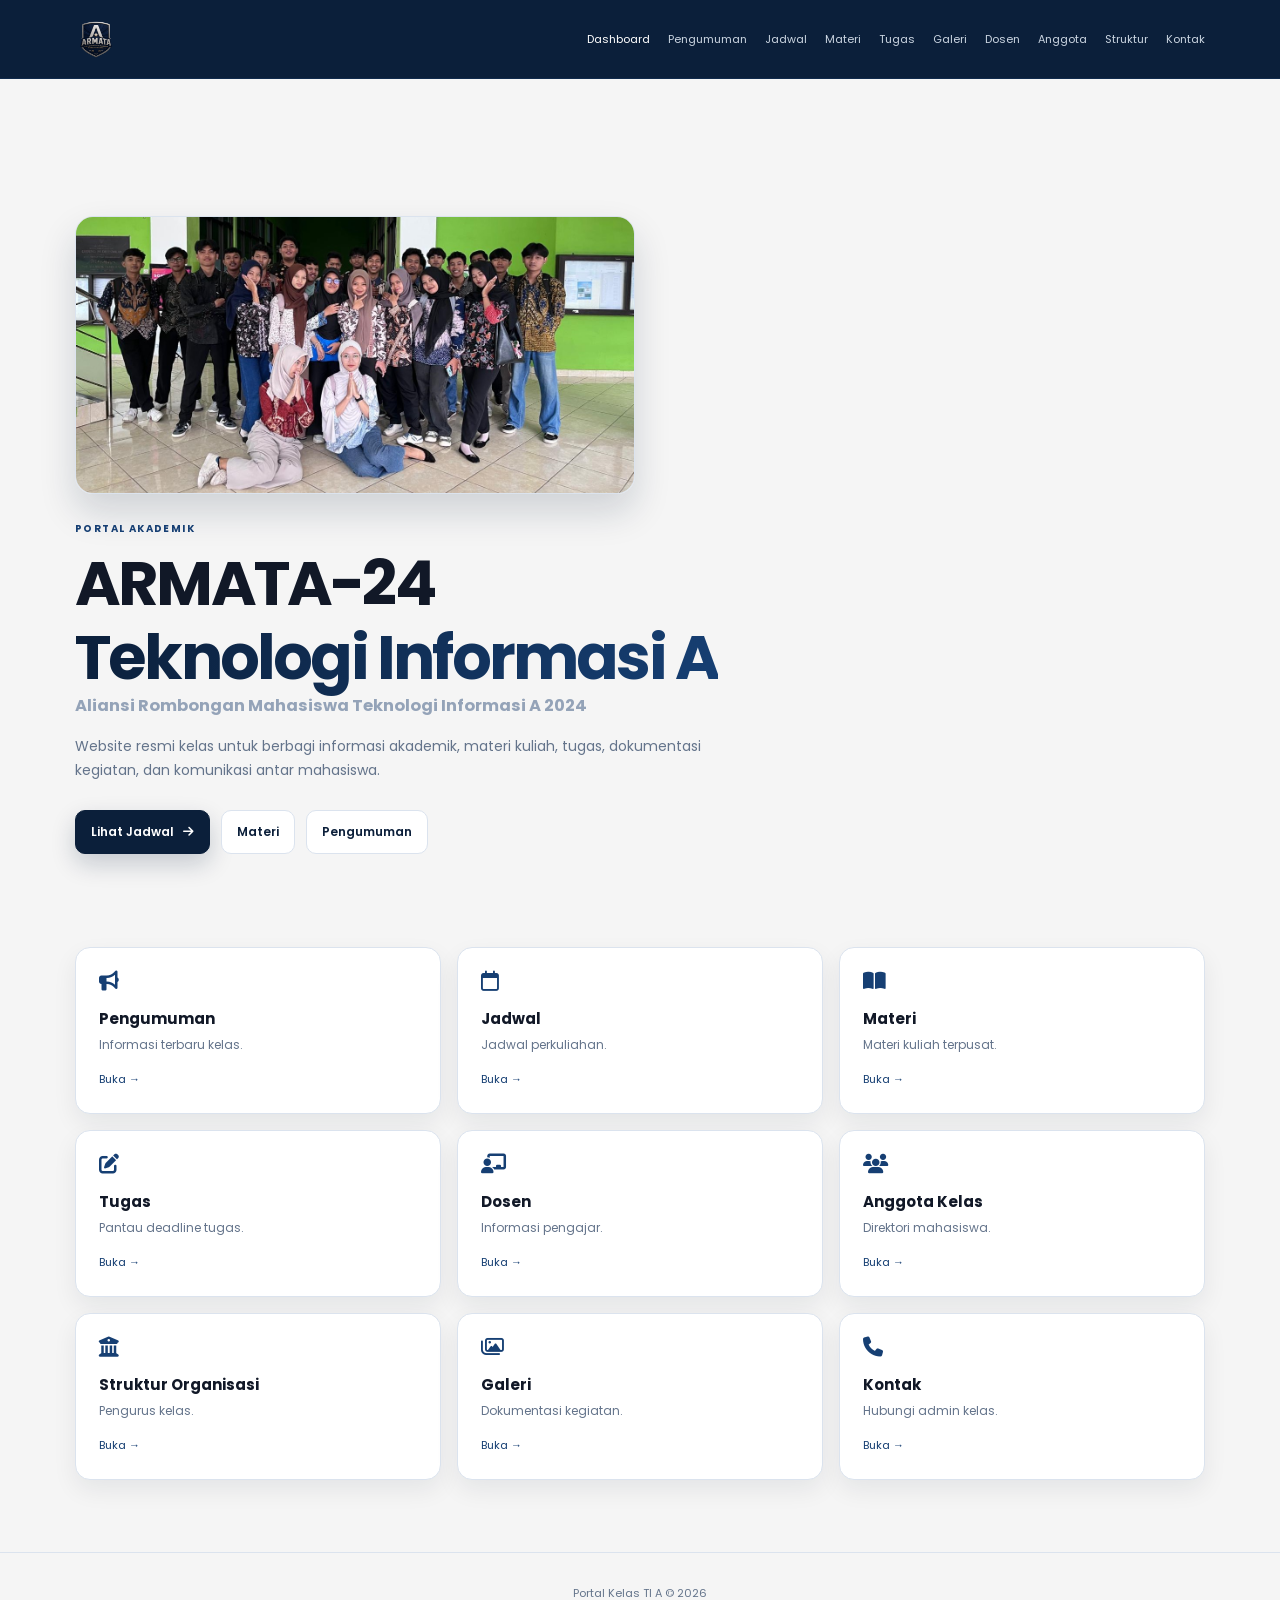
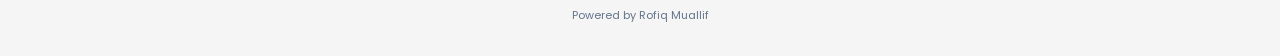
<file: kelas/index.html>
<!doctype html>
<html lang="id">
  <head>
    <meta charset="utf-8">
    <meta name="viewport" content="width=device-width,initial-scale=1">
    <meta name="description" content="Portal Kelas Teknologi Informasi A">
    <link rel="icon" type="image/png" href="../assets/images/armata.png">
    <title>
      Armata-24 
    </title>
    <link rel="preconnect" href="https://fonts.googleapis.com">
    <link href="https://fonts.googleapis.com/css2?family=Poppins:wght@400;500;600;700&display=swap" rel="stylesheet">
    <link rel="stylesheet" href="https://cdnjs.cloudflare.com/ajax/libs/font-awesome/6.7.2/css/all.min.css">
    <link rel="stylesheet" href="style.css">
  </head>
  <body>
    <header class="site-header">
      <nav class="nav container">
        <a class="nav-logo" href="index.html" aria-label="Beranda ARMATA-24">
          <img src="../assets/images/armata.png" alt="Logo ARMATA-24">
        </a>
        <button class="nav-toggle">
          Menu
        </button>
        <div class="links">
          <a class="active" href="index.html">
            Dashboard
          </a>
          <a href="pengumuman.html">
            Pengumuman
          </a>
          <a href="jadwal.html">
            Jadwal
          </a>
          <a href="materi.html">
            Materi
          </a>
          <a href="tugas.html">
            Tugas
          </a>
          <a href="galeri.html">
            Galeri
          </a>
          <a href="dosen.html">
            Dosen
          </a>
          <a href="anggota.html">
            Anggota
          </a>
          <a href="struktur.html">
            Struktur
          </a>
          <a href="kontak.html">
            Kontak
          </a>
        </div>
      </nav>
    </header>
    <main class="container">
      <section class="hero">
        <div class="brand-block">
          <img class="hero-photo" src="../assets/images/fotokelas.jpg" alt="Foto kelas ARMATA-24">
          <div class="brand-copy">
            <p class="eyebrow">
              Portal akademik
            </p>
            <h1 style="margin:0;">
              ARMATA-24
              <br>
              <span>
                Teknologi Informasi A
              </span>
            </h1>
            <h3 style="margin:0;color:#94a3b8;">
              Aliansi Rombongan Mahasiswa Teknologi Informasi A 2024
            </h3>
          </div>
        </div>
        <p class="intro">
          Website resmi kelas untuk berbagi informasi akademik, materi kuliah, tugas, dokumentasi kegiatan, dan komunikasi antar mahasiswa.
        </p>
        <div class="actions">
          <a class="button primary" href="jadwal.html">
            Lihat Jadwal
            <i class="fa-solid fa-arrow-right">
            </i>
          </a>
          <a class="button" href="materi.html">
            Materi
          </a>
          <a class="button" href="pengumuman.html">
            Pengumuman
          </a>
        </div>
      </section>
      <section class="grid">
        <article class="card">
          <i class="fa-solid fa-bullhorn">
          </i>
          <h3>
            Pengumuman
          </h3>
          <p>
            Informasi terbaru kelas.
          </p>
          <a href="pengumuman.html">
            Buka →
          </a>
        </article>
        <article class="card">
          <i class="fa-regular fa-calendar">
          </i>
          <h3>
            Jadwal
          </h3>
          <p>
            Jadwal perkuliahan.
          </p>
          <a href="jadwal.html">
            Buka →
          </a>
        </article>
        <article class="card">
          <i class="fa-solid fa-book-open">
          </i>
          <h3>
            Materi
          </h3>
          <p>
            Materi kuliah terpusat.
          </p>
          <a href="materi.html">
            Buka →
          </a>
        </article>
        <article class="card">
          <i class="fa-solid fa-pen-to-square">
          </i>
          <h3>
            Tugas
          </h3>
          <p>
            Pantau deadline tugas.
          </p>
          <a href="tugas.html">
            Buka →
          </a>
        </article>
        <article class="card">
          <i class="fa-solid fa-chalkboard-user">
          </i>
          <h3>
            Dosen
          </h3>
          <p>
            Informasi pengajar.
          </p>
          <a href="dosen.html">
            Buka →
          </a>
        </article>
        <article class="card">
          <i class="fa-solid fa-users">
          </i>
          <h3>
            Anggota Kelas
          </h3>
          <p>
            Direktori mahasiswa.
          </p>
          <a href="anggota.html">
            Buka →
          </a>
        </article>
        <article class="card">
          <i class="fa-solid fa-building-columns">
          </i>
          <h3>
            Struktur Organisasi
          </h3>
          <p>
            Pengurus kelas.
          </p>
          <a href="struktur.html">
            Buka →
          </a>
        </article>
        <article class="card">
          <i class="fa-regular fa-images">
          </i>
          <h3>
            Galeri
          </h3>
          <p>
            Dokumentasi kegiatan.
          </p>
          <a href="galeri.html">
            Buka →
          </a>
        </article>
        <article class="card">
          <i class="fa-solid fa-phone">
          </i>
          <h3>
            Kontak
          </h3>
          <p>
            Hubungi admin kelas.
          </p>
          <a href="kontak.html">
            Buka →
          </a>
        </article>
      </section>
    </main>
    <footer class="footer">
      <p>
        Portal Kelas TI A © 2026
      </p>
      <p>
        Powered by Rofiq Muallif
      </p>
    </footer>
    <script src="script.js">
    </script>
  </body>
</html>
</file>
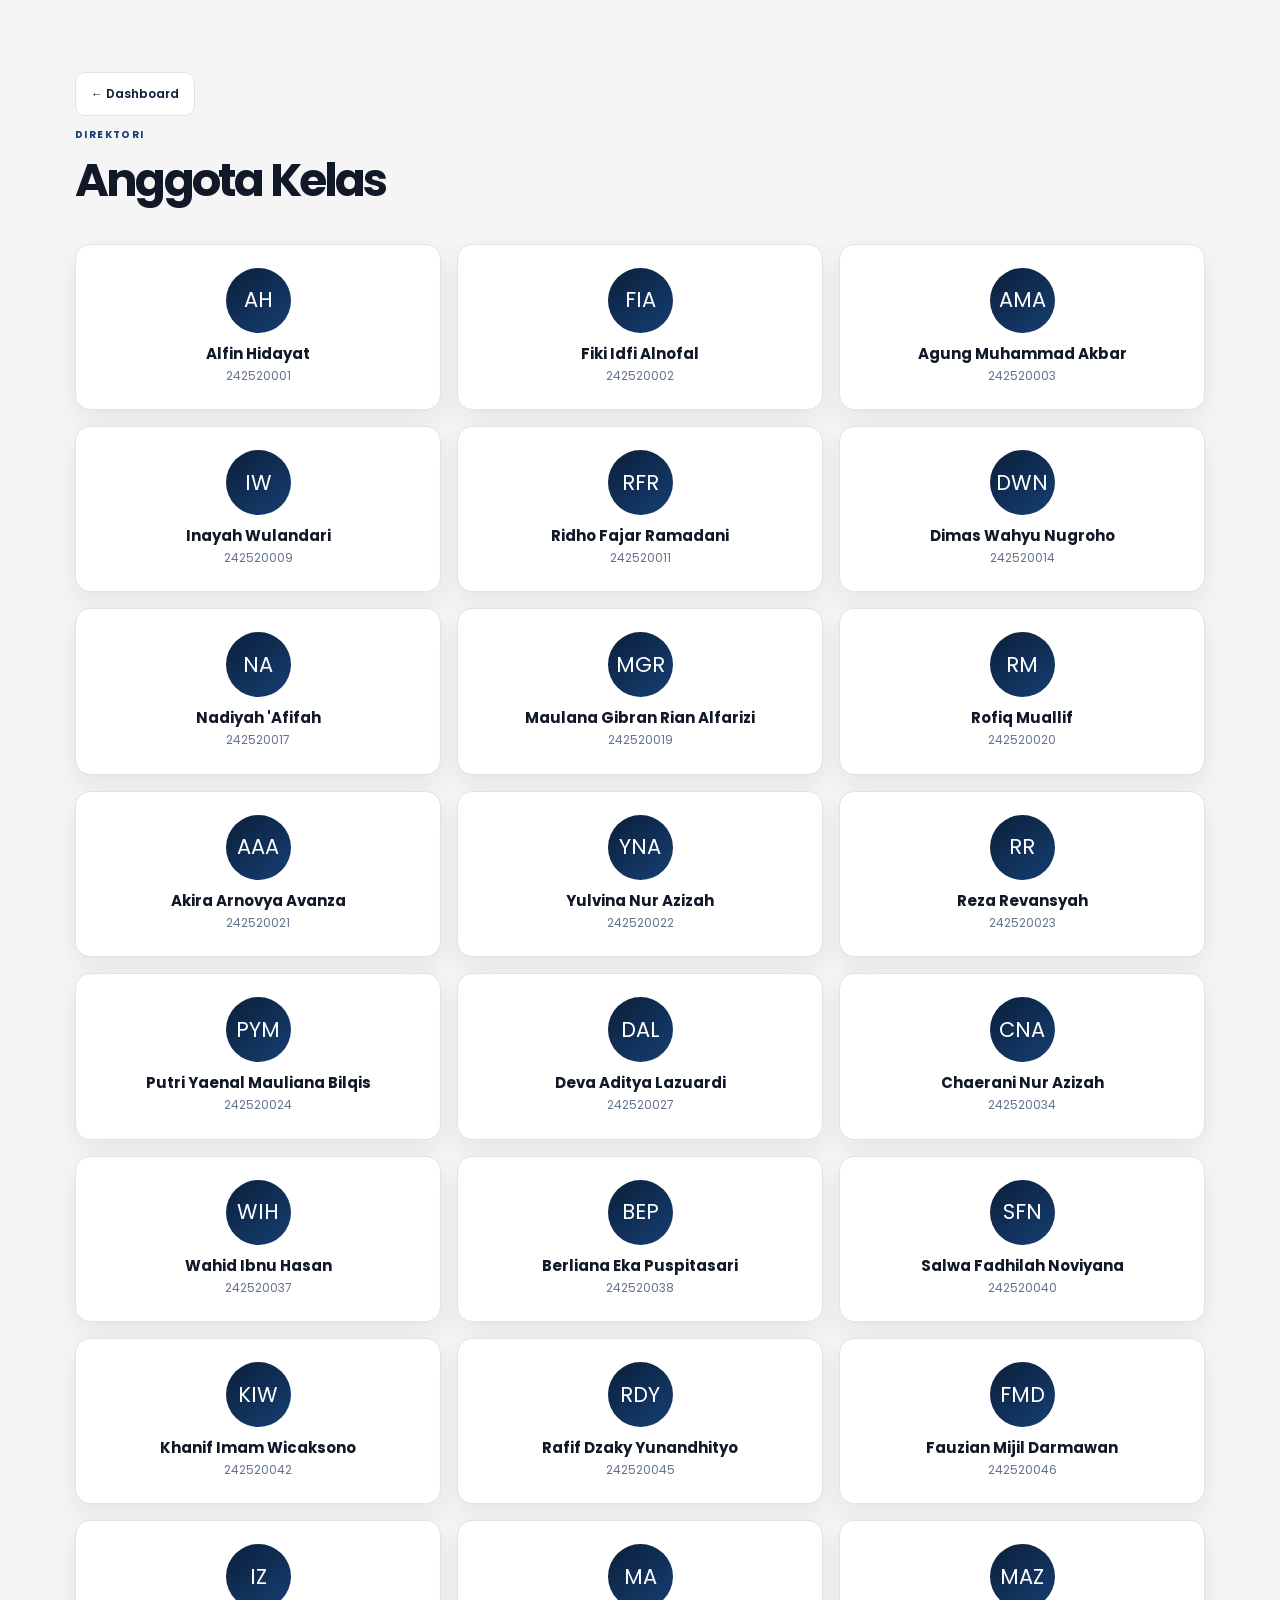
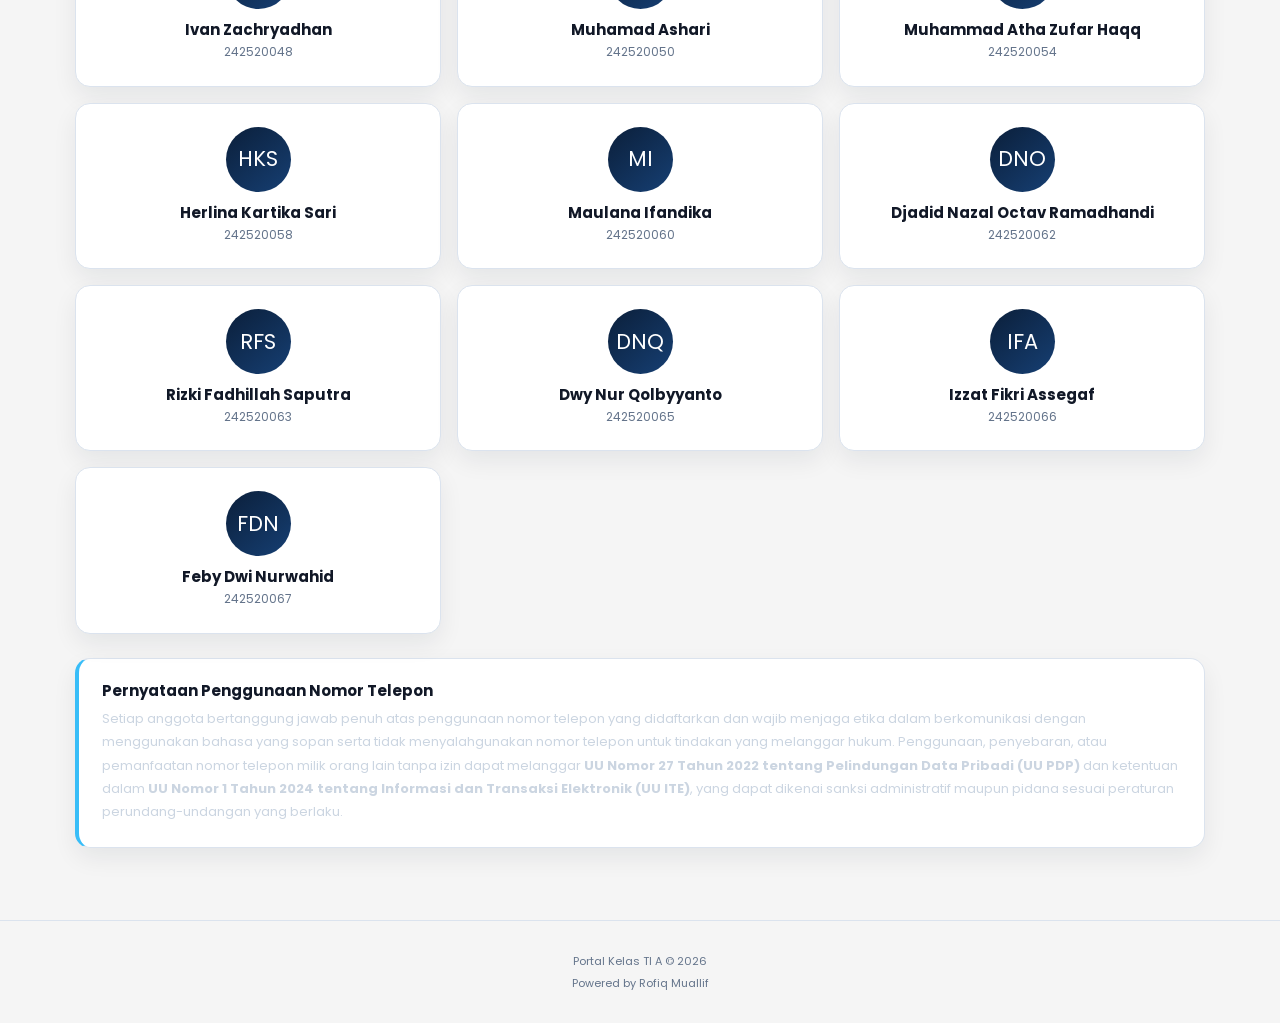
<file: kelas/anggota.html>
<!doctype html>
<html lang="id">
  <head>
    <meta charset="utf-8">
    <meta name="viewport" content="width=device-width,initial-scale=1">
    <title>
      Anggota | Portal Kelas
    </title>
    <link href="https://fonts.googleapis.com/css2?family=Poppins:wght@400;600;700&display=swap" rel="stylesheet">
    <link rel="stylesheet" href="style.css">
  </head>
  <body>
    <main class="container">
      <section class="page-heading">
        <a class="button" href="index.html">
          ← Dashboard
        </a>
        <p class="eyebrow">
          Direktori
        </p>
        <h1>
          Anggota Kelas
        </h1>
      </section>
      <div class="grid">
        <article class="card person">
          <div class="avatar">AH</div>
          <h3>Alfin Hidayat</h3>
          <p>242520001</p>
        </article>
        <article class="card person">
          <div class="avatar">FIA</div>
          <h3>Fiki Idfi Alnofal</h3>
          <p>242520002</p>
        </article>
        <article class="card person">
          <div class="avatar">AMA</div>
          <h3>Agung Muhammad Akbar</h3>
          <p>242520003</p>
        </article>
        <article class="card person">
          <div class="avatar">IW</div>
          <h3>Inayah Wulandari</h3>
          <p>242520009</p>
        </article>
        <article class="card person">
          <div class="avatar">RFR</div>
          <h3>Ridho Fajar Ramadani</h3>
          <p>242520011</p>
        </article>
        <article class="card person">
          <div class="avatar">DWN</div>
          <h3>Dimas Wahyu Nugroho</h3>
          <p>242520014</p>
        </article>
        <article class="card person">
          <div class="avatar">NA</div>
          <h3>Nadiyah 'Afifah</h3>
          <p>242520017</p>
        </article>
        <article class="card person">
          <div class="avatar">MGR</div>
          <h3>Maulana Gibran Rian Alfarizi</h3>
          <p>242520019</p>
        </article>
        <article class="card person">
          <div class="avatar">RM</div>
          <h3>Rofiq Muallif</h3>
          <p>242520020</p>
        </article>
        <article class="card person">
          <div class="avatar">AAA</div>
          <h3>Akira Arnovya Avanza</h3>
          <p>242520021</p>
        </article>
        <article class="card person">
          <div class="avatar">YNA</div>
          <h3>Yulvina Nur Azizah</h3>
          <p>242520022</p>
        </article>
        <article class="card person">
          <div class="avatar">RR</div>
          <h3>Reza Revansyah</h3>
          <p>242520023</p>
        </article>
        <article class="card person">
          <div class="avatar">PYM</div>
          <h3>Putri Yaenal Mauliana Bilqis</h3>
          <p>242520024</p>
        </article>
        <article class="card person">
          <div class="avatar">DAL</div>
          <h3>Deva Aditya Lazuardi</h3>
          <p>242520027</p>
        </article>
        <article class="card person">
          <div class="avatar">CNA</div>
          <h3>Chaerani Nur Azizah</h3>
          <p>242520034</p>
        </article>
        <article class="card person">
          <div class="avatar">WIH</div>
          <h3>Wahid Ibnu Hasan</h3>
          <p>242520037</p>
        </article>
        <article class="card person">
          <div class="avatar">BEP</div>
          <h3>Berliana Eka Puspitasari</h3>
          <p>242520038</p>
        </article>
        <article class="card person">
          <div class="avatar">SFN</div>
          <h3>Salwa Fadhilah Noviyana</h3>
          <p>242520040</p>
        </article>
        <article class="card person">
          <div class="avatar">KIW</div>
          <h3>Khanif Imam Wicaksono</h3>
          <p>242520042</p>
        </article>
        <article class="card person">
          <div class="avatar">RDY</div>
          <h3>Rafif Dzaky Yunandhityo</h3>
          <p>242520045</p>
        </article>
        <article class="card person">
          <div class="avatar">FMD</div>
          <h3>Fauzian Mijil Darmawan</h3>
          <p>242520046</p>
        </article>
        <article class="card person">
          <div class="avatar">IZ</div>
          <h3>Ivan Zachryadhan</h3>
          <p>242520048</p>
        </article>
        <article class="card person">
          <div class="avatar">MA</div>
          <h3>Muhamad Ashari</h3>
          <p>242520050</p>
        </article>
        <article class="card person">
          <div class="avatar">MAZ</div>
          <h3>Muhammad Atha Zufar Haqq</h3>
          <p>242520054</p>
        </article>
        <article class="card person">
          <div class="avatar">HKS</div>
          <h3>Herlina Kartika Sari</h3>
          <p>242520058</p>
        </article>
        <article class="card person">
          <div class="avatar">MI</div>
          <h3>Maulana Ifandika</h3>
          <p>242520060</p>
        </article>
        <article class="card person">
          <div class="avatar">DNO</div>
          <h3>Djadid Nazal Octav Ramadhandi</h3>
          <p>242520062</p>
        </article>
        <article class="card person">
          <div class="avatar">RFS</div>
          <h3>Rizki Fadhillah Saputra</h3>
          <p>242520063</p>
        </article>
        <article class="card person">
          <div class="avatar">DNQ</div>
          <h3>Dwy Nur Qolbyyanto</h3>
          <p>242520065</p>
        </article>
        <article class="card person">
          <div class="avatar">IFA</div>
          <h3>Izzat Fikri Assegaf</h3>
          <p>242520066</p>
        </article>
        <article class="card person">
          <div class="avatar">FDN</div>
          <h3>Feby Dwi Nurwahid</h3>
          <p>242520067</p>
        </article>
      </div>
      <section class="card" style="margin-top:24px; border-left:4px solid #38bdf8;">
        <h3 style="margin-top:0;">Pernyataan Penggunaan Nomor Telepon</h3>
        <p style="margin:0; color:#cbd5e1; font-size:13px; line-height:1.8;">
          Setiap anggota bertanggung jawab penuh atas penggunaan nomor telepon yang didaftarkan dan wajib menjaga etika dalam berkomunikasi dengan menggunakan bahasa yang sopan serta tidak menyalahgunakan nomor telepon untuk tindakan yang melanggar hukum. Penggunaan, penyebaran, atau pemanfaatan nomor telepon milik orang lain tanpa izin dapat melanggar <strong>UU Nomor 27 Tahun 2022 tentang Pelindungan Data Pribadi (UU PDP)</strong> dan ketentuan dalam <strong>UU Nomor 1 Tahun 2024 tentang Informasi dan Transaksi Elektronik (UU ITE)</strong>, yang dapat dikenai sanksi administratif maupun pidana sesuai peraturan perundang-undangan yang berlaku.
        </p>
      </section>
    </main>
    <footer class="footer">
      <p>
        Portal Kelas TI A © 2026
      </p>
      <p>
        Powered by Rofiq Muallif
      </p>
    </footer>
  </body>
</html>
</file>
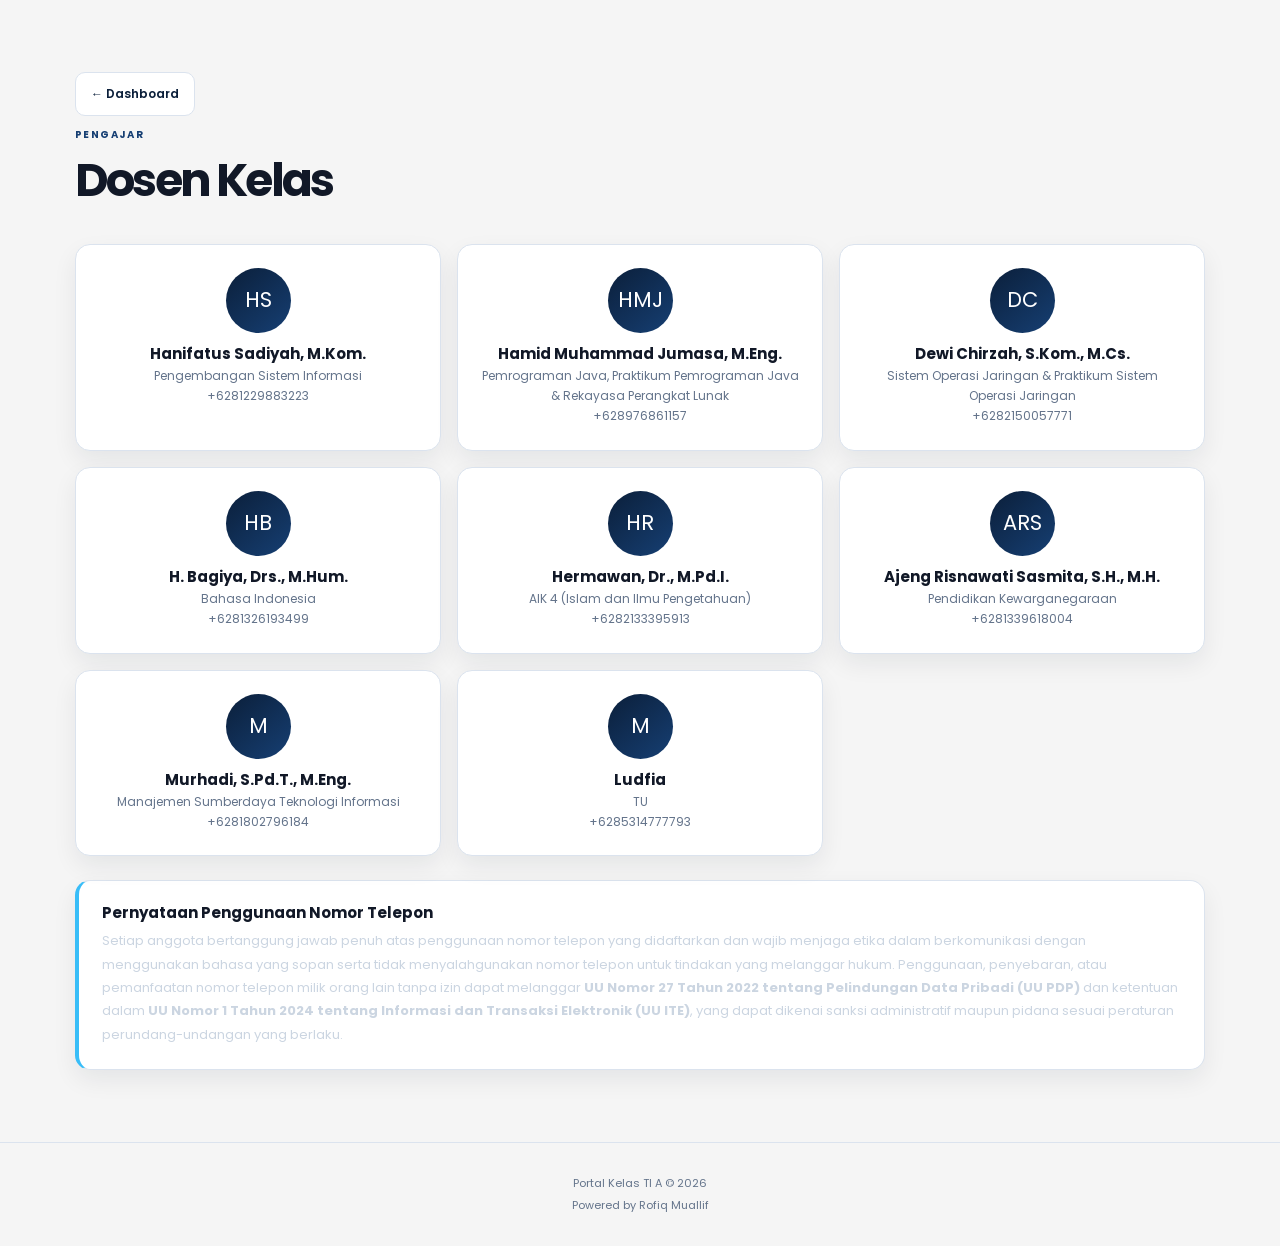
<file: kelas/dosen.html>
<!doctype html>
<html lang="id">
  <head>
    <meta charset="utf-8">
    <meta name="viewport" content="width=device-width,initial-scale=1">
    <title>
      Dosen | Portal Kelas
    </title>
    <link href="https://fonts.googleapis.com/css2?family=Poppins:wght@400;600;700&display=swap" rel="stylesheet">
    <link rel="stylesheet" href="style.css">
  </head>
  <body>
    <main class="container">
      <section class="page-heading">
        <a class="button" href="index.html">
          ← Dashboard
        </a>
        <p class="eyebrow">
          Pengajar
        </p>
        <h1>
          Dosen Kelas
        </h1>
      </section>
      <div class="grid">

        <article class="card person">
          <div class="avatar">
            HS
          </div>
          <h3>
            Hanifatus Sadiyah, M.Kom.
          </h3>
          <p>
            Pengembangan Sistem Informasi
            <br>
            +6281229883223
          </p>
        </article>

        <article class="card person">
          <div class="avatar">
            HMJ
          </div>
          <h3>
            Hamid Muhammad Jumasa, M.Eng.
          </h3>
          <p>
            Pemrograman Java, Praktikum Pemrograman Java &amp; Rekayasa Perangkat Lunak
            <br>
            +628976861157
          </p>
        </article>

        <article class="card person">
          <div class="avatar">
            DC
          </div>
          <h3>
            Dewi Chirzah, S.Kom., M.Cs.
          </h3>
          <p>
            Sistem Operasi Jaringan &amp; Praktikum Sistem Operasi Jaringan
            <br>
            +6282150057771
          </p>
        </article>

        <article class="card person">
          <div class="avatar">
            HB
          </div>
          <h3>
            H. Bagiya, Drs., M.Hum.
          </h3>
          <p>
            Bahasa Indonesia
            <br>
            +6281326193499
          </p>
        </article>

        <article class="card person">
          <div class="avatar">
            HR
          </div>
          <h3>
            Hermawan, Dr., M.Pd.I.
          </h3>
          <p>
            AIK 4 (Islam dan Ilmu Pengetahuan)
            <br>
            +6282133395913
          </p>
        </article>

        <article class="card person">
          <div class="avatar">
            ARS
          </div>
          <h3>
            Ajeng Risnawati Sasmita, S.H., M.H.
          </h3>
          <p>
            Pendidikan Kewarganegaraan
            <br>
            +6281339618004
          </p>
        </article>

        <article class="card person">
          <div class="avatar">
            M
          </div>
          <h3>
            Murhadi, S.Pd.T., M.Eng.
          </h3>
          <p>
            Manajemen Sumberdaya Teknologi Informasi
            <br>
            +6281802796184
          </p>
        </article>

        <article class="card person">
          <div class="avatar">
            M
          </div>
          <h3>
            Ludfia
          </h3>
          <p>
            TU
            <br>
            +6285314777793
          </p>
        </article>

      </div>
      <section class="card" style="margin-top:24px; border-left:4px solid #38bdf8;">
        <h3 style="margin-top:0;">Pernyataan Penggunaan Nomor Telepon</h3>
        <p style="margin:0; color:#cbd5e1; font-size:13px; line-height:1.8;">
          Setiap anggota bertanggung jawab penuh atas penggunaan nomor telepon yang didaftarkan dan wajib menjaga etika dalam berkomunikasi dengan menggunakan bahasa yang sopan serta tidak menyalahgunakan nomor telepon untuk tindakan yang melanggar hukum. Penggunaan, penyebaran, atau pemanfaatan nomor telepon milik orang lain tanpa izin dapat melanggar <strong>UU Nomor 27 Tahun 2022 tentang Pelindungan Data Pribadi (UU PDP)</strong> dan ketentuan dalam <strong>UU Nomor 1 Tahun 2024 tentang Informasi dan Transaksi Elektronik (UU ITE)</strong>, yang dapat dikenai sanksi administratif maupun pidana sesuai peraturan perundang-undangan yang berlaku.
        </p>
      </section>
    </main>

    <footer class="footer">
      <p>
        Portal Kelas TI A © 2026
      </p>
      <p>
        Powered by Rofiq Muallif
      </p>
    </footer>
  </body>
</html>
</file>
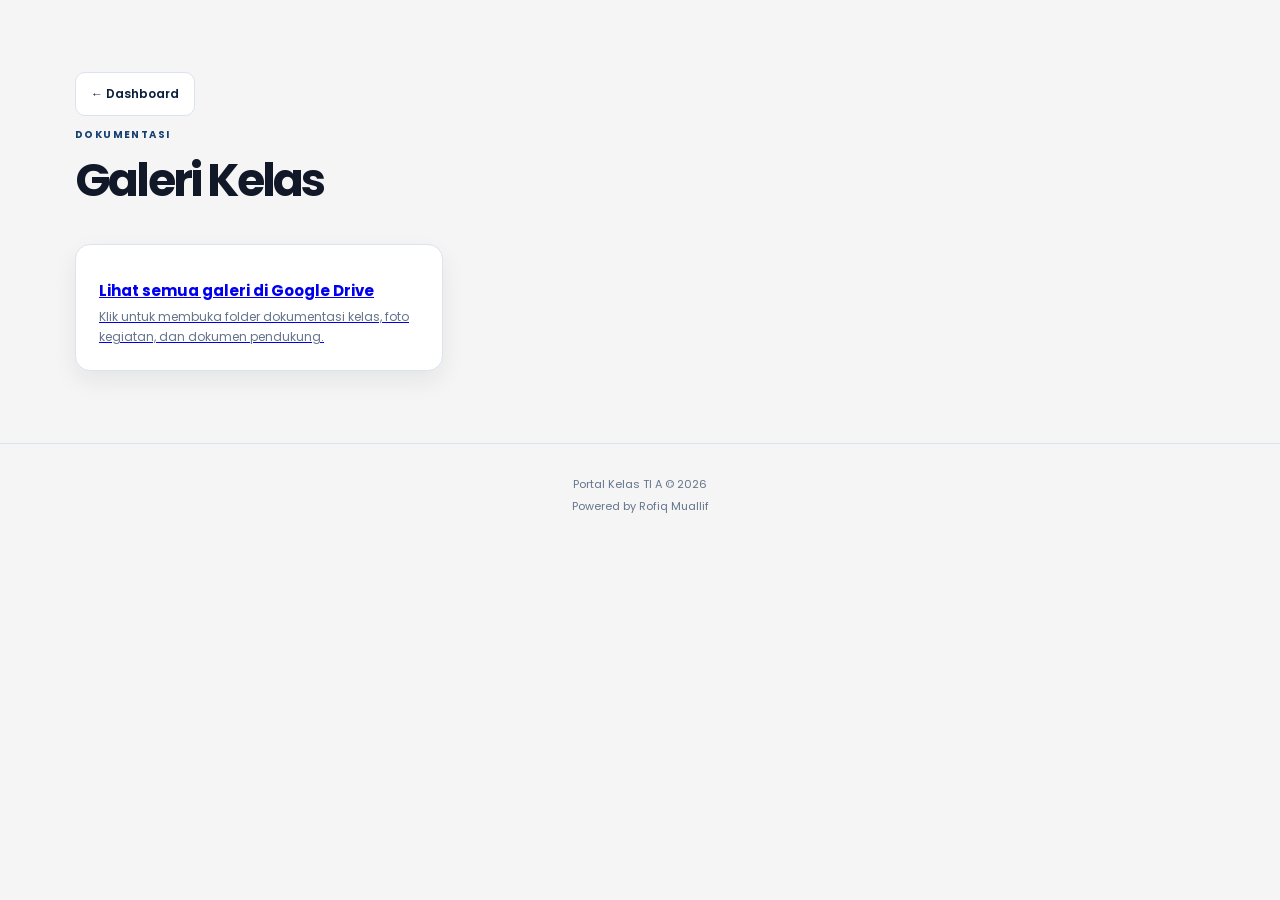
<file: kelas/galeri.html>
<!doctype html>
<html lang="id">
  <head>
    <meta charset="utf-8">
    <meta name="viewport" content="width=device-width,initial-scale=1">
    <title>
      Galeri | Portal Kelas
    </title>
    <link href="https://fonts.googleapis.com/css2?family=Poppins:wght@400;600;700&display=swap" rel="stylesheet">
    <link rel="stylesheet" href="style.css">
  </head>
  <body>
    <main class="container">
      <section class="page-heading">
        <a class="button" href="index.html">
          ← Dashboard
        </a>
        <p class="eyebrow">
          Dokumentasi
        </p>
        <h1>
          Galeri Kelas
        </h1>
      </section>
      <div class="gallery">
        <a class="card" href="https://drive.google.com/drive/folders/1MuYyANJWrYXbpWmt8yl0p8VnR3lWAYJ8?usp=sharing" target="_blank" rel="noopener noreferrer">
          <h3>
            Lihat semua galeri di Google Drive
          </h3>
          <p>
            Klik untuk membuka folder dokumentasi kelas, foto kegiatan, dan dokumen pendukung.
          </p>
        </a>
      </div>
    </main>
    <footer class="footer">
      <p>
        Portal Kelas TI A © 2026
      </p>
      <p>
        Powered by Rofiq Muallif
      </p>
    </footer>
  </body>
</html>
</file>
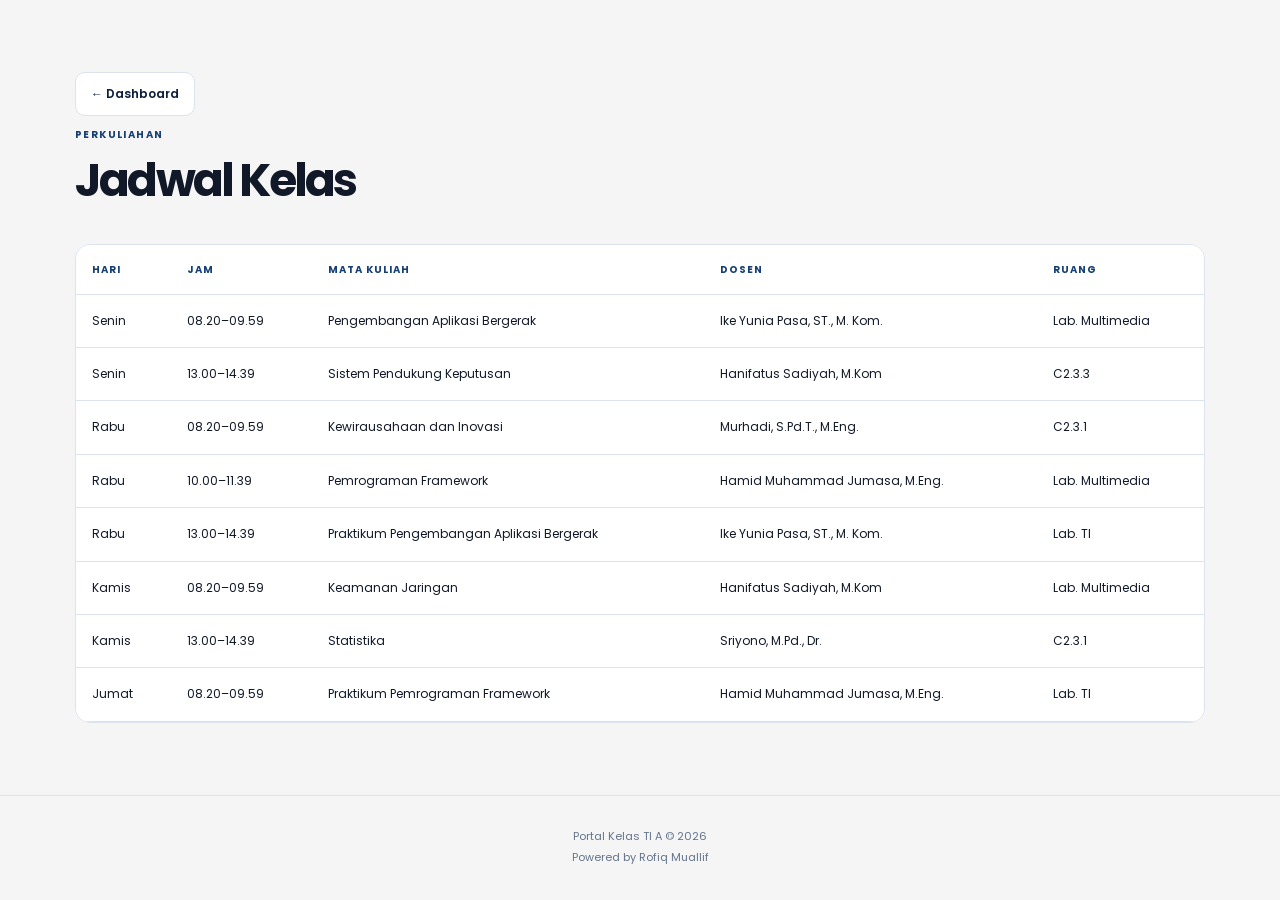
<file: kelas/jadwal.html>
<!doctype html>
<html lang="id">
  <head>
    <meta charset="utf-8">
    <meta name="viewport" content="width=device-width,initial-scale=1">
    <title>
      Jadwal | Portal Kelas
    </title>
    <link href="https://fonts.googleapis.com/css2?family=Poppins:wght@400;600;700&display=swap" rel="stylesheet">
    <link rel="stylesheet" href="style.css">
  </head>

  <body>
    <main class="container">

      <section class="page-heading">
        <a class="button" href="index.html">
          ← Dashboard
        </a>

        <p class="eyebrow">
          Perkuliahan
        </p>

        <h1>
          Jadwal Kelas
        </h1>
      </section>

      <div class="table-wrap">
        <table class="schedule">

          <thead>
            <tr>
              <th>
                Hari
              </th>
              <th>
                Jam
              </th>
              <th>
                Mata Kuliah
              </th>
              <th>
                Dosen
              </th>
              <th>
                Ruang
              </th>
            </tr>
          </thead>

          <tbody>

            <!-- SENIN -->

            <tr>
              <td>
                Senin
              </td>
              <td>
                08.20–09.59
              </td>
              <td>
                Pengembangan Aplikasi Bergerak
              </td>
              <td>
                Ike Yunia Pasa, ST., M. Kom.
              </td>
              <td>
                Lab. Multimedia
              </td>
            </tr>

            <tr>
              <td>
                Senin
              </td>
              <td>
                13.00–14.39
              </td>
              <td>
                Sistem Pendukung Keputusan
              </td>
              <td>
                Hanifatus Sadiyah, M.Kom
              </td>
              <td>
                C2.3.3
              </td>
            </tr>

            <!-- RABU -->

            <tr>
              <td>
                Rabu
              </td>
              <td>
                08.20–09.59
              </td>
              <td>
                Kewirausahaan dan Inovasi
              </td>
              <td>
                Murhadi, S.Pd.T., M.Eng.
              </td>
              <td>
                C2.3.1
              </td>
            </tr>

            <tr>
              <td>
                Rabu
              </td>
              <td>
                10.00–11.39
              </td>
              <td>
                Pemrograman Framework
              </td>
              <td>
                Hamid Muhammad Jumasa, M.Eng.
              </td>
              <td>
                Lab. Multimedia
              </td>
            </tr>

            <tr>
              <td>
                Rabu
              </td>
              <td>
                13.00–14.39
              </td>
              <td>
                Praktikum Pengembangan Aplikasi Bergerak
              </td>
              <td>
                Ike Yunia Pasa, ST., M. Kom.
              </td>
              <td>
                Lab. TI
              </td>
            </tr>

            <!-- KAMIS -->

            <tr>
              <td>
                Kamis
              </td>
              <td>
                08.20–09.59
              </td>
              <td>
                Keamanan Jaringan
              </td>
              <td>
                Hanifatus Sadiyah, M.Kom
              </td>
              <td>
                Lab. Multimedia
              </td>
            </tr>

            <tr>
              <td>
                Kamis
              </td>
              <td>
                13.00–14.39
              </td>
              <td>
                Statistika
              </td>
              <td>
                Sriyono, M.Pd., Dr.
              </td>
              <td>
                C2.3.1
              </td>
            </tr>

            <!-- JUMAT -->

            <tr>
              <td>
                Jumat
              </td>
              <td>
                08.20–09.59
              </td>
              <td>
                Praktikum Pemrograman Framework
              </td>
              <td>
                Hamid Muhammad Jumasa, M.Eng.
              </td>
              <td>
                Lab. TI
              </td>
            </tr>

          </tbody>
        </table>
      </div>

    </main>

    <footer class="footer">
      <p>
        Portal Kelas TI A © 2026
      </p>

      <p>
        Powered by Rofiq Muallif
      </p>
    </footer>

  </body>
</html>
</file>
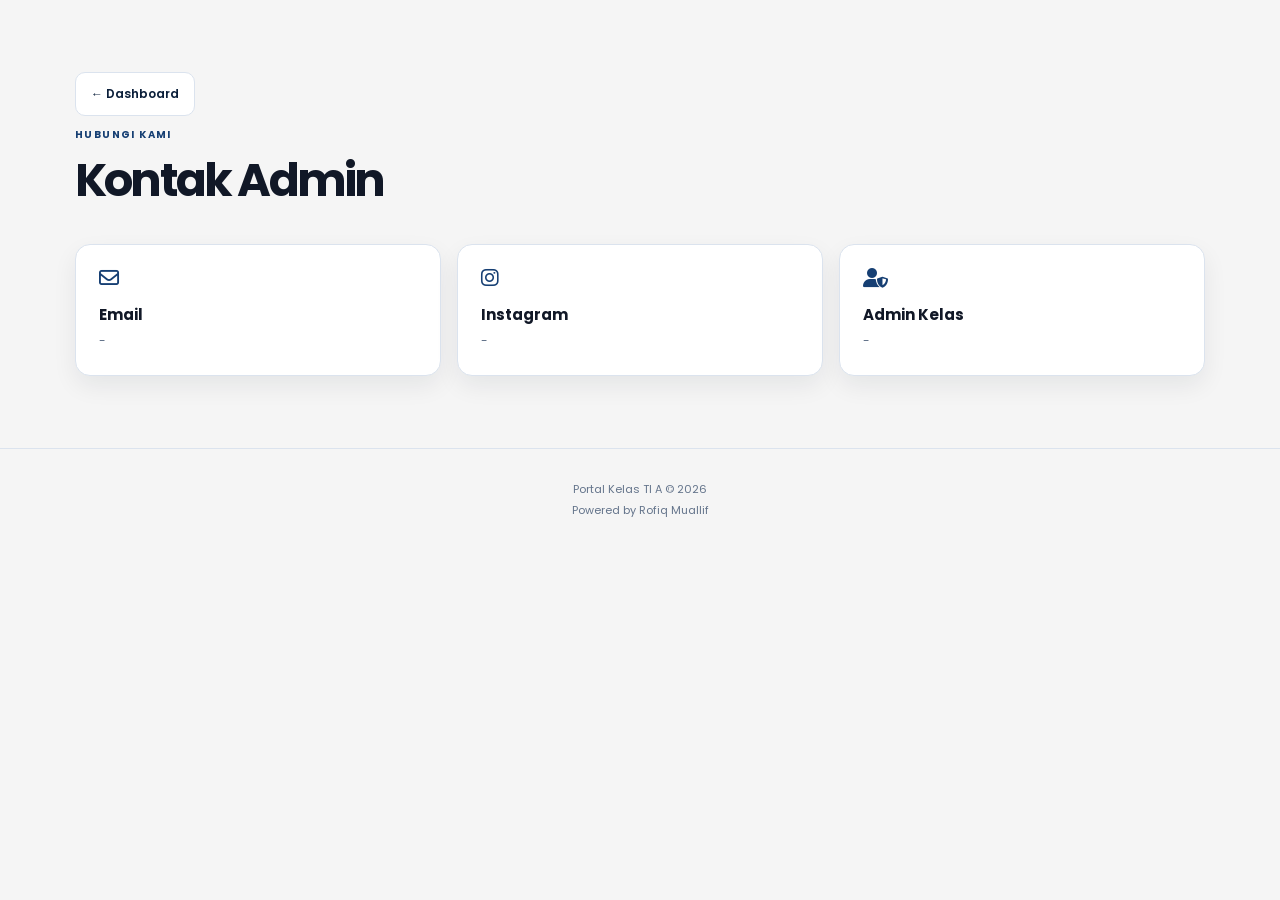
<file: kelas/kontak.html>
<!doctype html>
<html lang="id">
  <head>
    <meta charset="utf-8">
    <meta name="viewport" content="width=device-width,initial-scale=1">
    <title>
      Kontak | Portal Kelas
    </title>
    <link href="https://fonts.googleapis.com/css2?family=Poppins:wght@400;600;700&display=swap" rel="stylesheet">
    <link rel="stylesheet" href="https://cdnjs.cloudflare.com/ajax/libs/font-awesome/6.7.2/css/all.min.css">
    <link rel="stylesheet" href="style.css">
  </head>
  <body>
    <main class="container">
      <section class="page-heading">
        <a class="button" href="index.html">
          ← Dashboard
        </a>
        <p class="eyebrow">
          Hubungi kami
        </p>
        <h1>
          Kontak Admin
        </h1>
      </section>
      <div class="grid">
        <article class="card">
          <i class="fa-regular fa-envelope">
          </i>
          <h3>
            Email
          </h3>
          <p>
            -
          </p>
        </article>
        <article class="card">
          <i class="fa-brands fa-instagram">
          </i>
          <h3>
            Instagram
          </h3>
          <p>
            -
          </p>
        </article>
        <article class="card">
          <i class="fa-solid fa-user-shield">
          </i>
          <h3>
            Admin Kelas
          </h3>
          <p>
            -
          </p>
        </article>
      </div>
    </main>
    <footer class="footer">
      <p>
        Portal Kelas TI A © 2026
      </p>
      <p>
        Powered by Rofiq Muallif
      </p>
    </footer>
  </body>
</html>
</file>
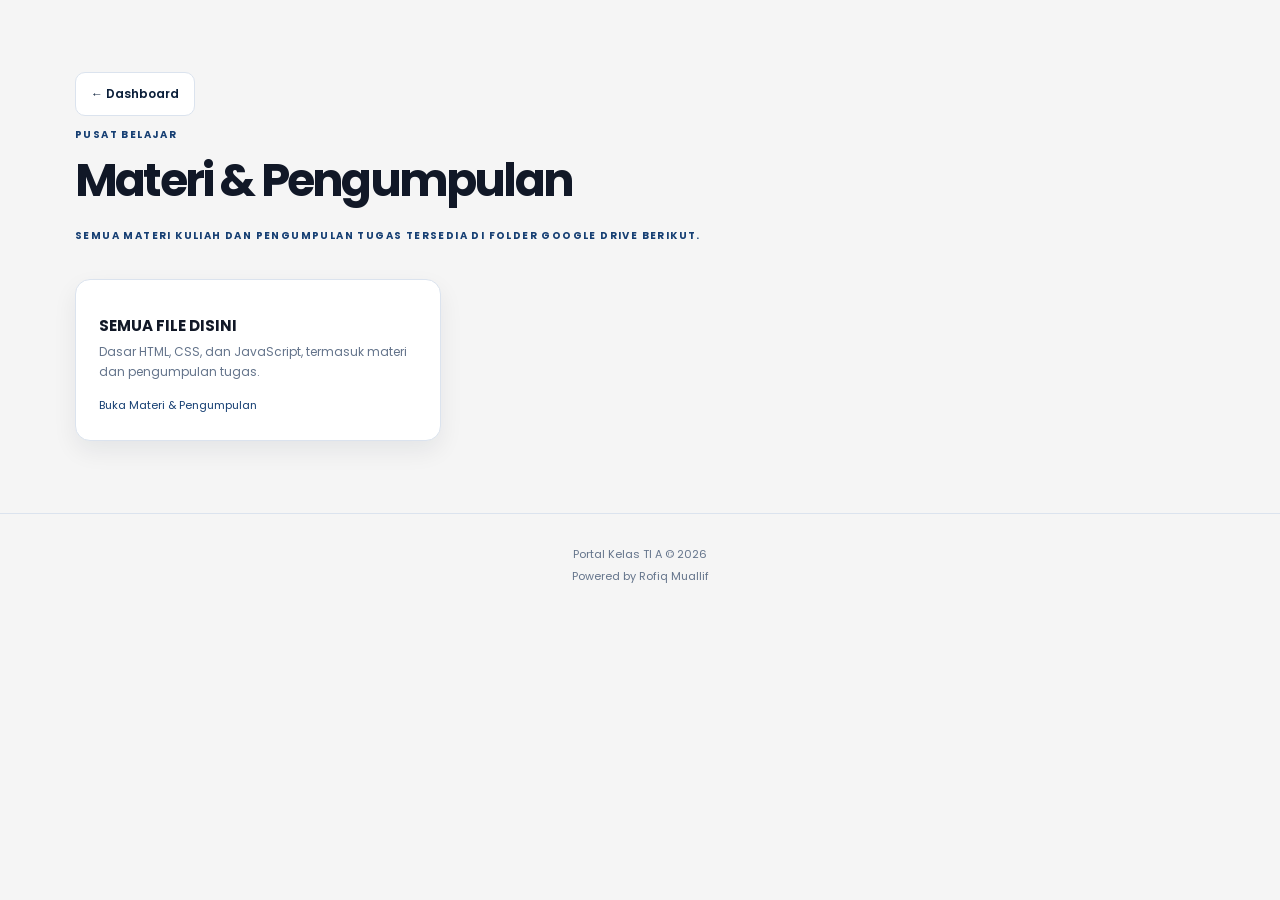
<file: kelas/materi.html>
<!doctype html>
<html lang="id">
  <head>
    <meta charset="utf-8">
    <meta name="viewport" content="width=device-width,initial-scale=1">
    <title>
      Materi | Portal Kelas
    </title>
    <link href="https://fonts.googleapis.com/css2?family=Poppins:wght@400;600;700&display=swap" rel="stylesheet">
    <link rel="stylesheet" href="style.css">
  </head>
  <body>
    <main class="container">
      <section class="page-heading">
        <a class="button" href="index.html">
          ← Dashboard
        </a>
        <p class="eyebrow">
          Pusat belajar
        </p>
        <h1>
          Materi & Pengumpulan
        </h1>
        <p class="eyebrow">
          Semua materi kuliah dan pengumpulan tugas tersedia di folder Google Drive berikut.
        </p>
      </section>
      <div class="grid">


        <article class="card">
          <h3>
            SEMUA FILE DISINI
          </h3>
          <p>
            Dasar HTML, CSS, dan JavaScript, termasuk materi dan pengumpulan tugas.
          </p>
          <a href="https://drive.google.com/drive/folders/14vFk4irKdD3J1mh3FdA2gmhq9bTUldvH?usp=sharing" target="_blank" rel="noopener noreferrer">
            Buka Materi & Pengumpulan
          </a>
        </article>
       


      </div>
    </main>
    <footer class="footer">
      <p>
        Portal Kelas TI A © 2026
      </p>
      <p>
        Powered by Rofiq Muallif
      </p>
    </footer>
  </body>
</html>
</file>
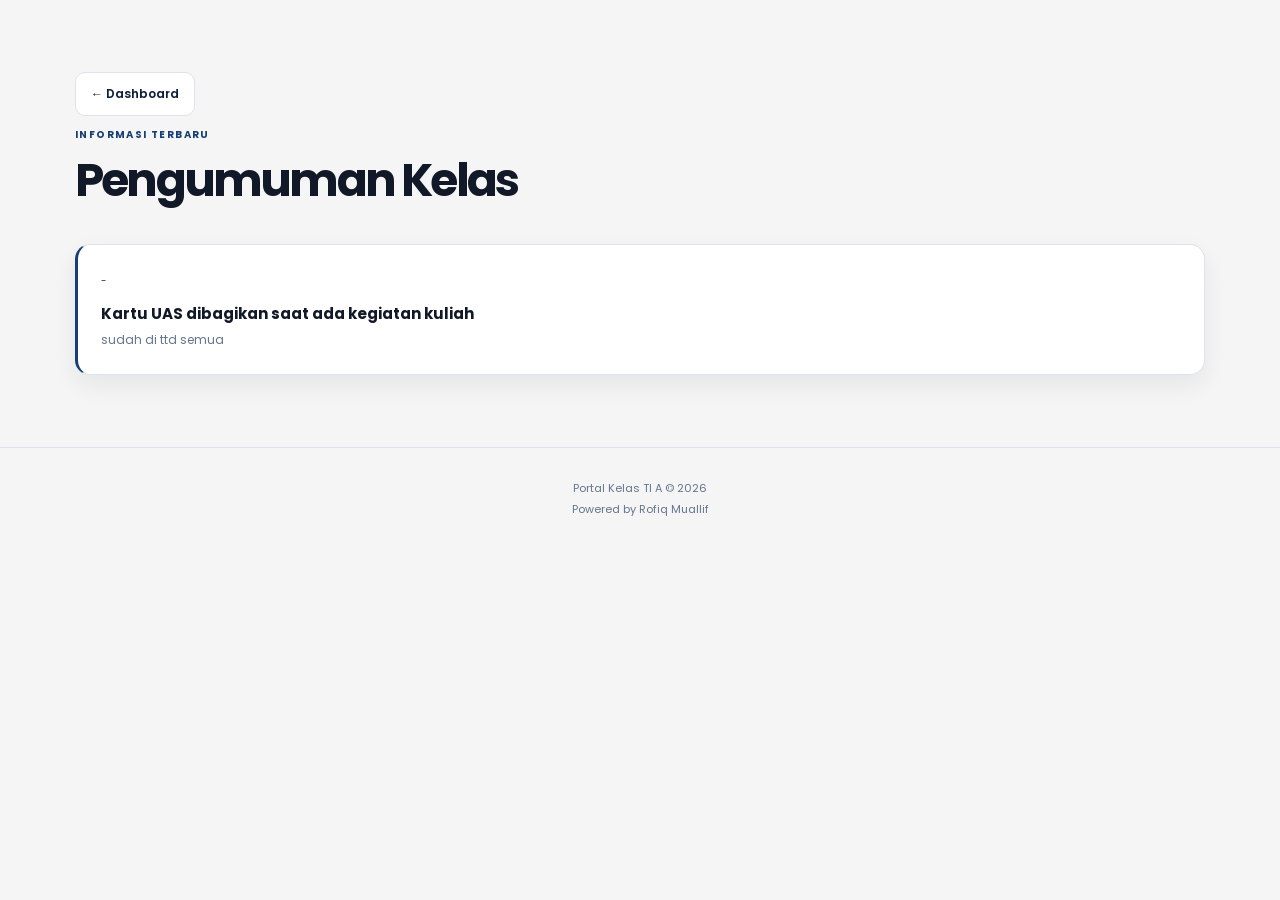
<file: kelas/pengumuman.html>
<!doctype html>
<html lang="id">
  <head>
    <meta charset="utf-8">
    <meta name="viewport" content="width=device-width,initial-scale=1">
    <title>
      Pengumuman | Portal Kelas
    </title>
    <link href="https://fonts.googleapis.com/css2?family=Poppins:wght@400;600;700&display=swap" rel="stylesheet">
    <link rel="stylesheet" href="https://cdnjs.cloudflare.com/ajax/libs/font-awesome/6.7.2/css/all.min.css">
    <link rel="stylesheet" href="style.css">
  </head>
  <body>
    <main class="container">
      <section class="page-heading">
        <a class="button" href="index.html">
          ← Dashboard
        </a>
        <p class="eyebrow">
          Informasi terbaru
        </p>
        <h1>
          Pengumuman Kelas
        </h1>
      </section>
      <div class="list">


        <article class="card notice">
          <small>
            -
          </small>
          <h3>
            Kartu UAS dibagikan saat ada kegiatan kuliah
          </h3>
          <p>
            sudah di ttd semua
          </p>
        </article>
        
        



      </div>
    </main>
    <footer class="footer">
      <p>
        Portal Kelas TI A © 2026
      </p>
      <p>
        Powered by Rofiq Muallif
      </p>
    </footer>
  </body>
</html>
</file>
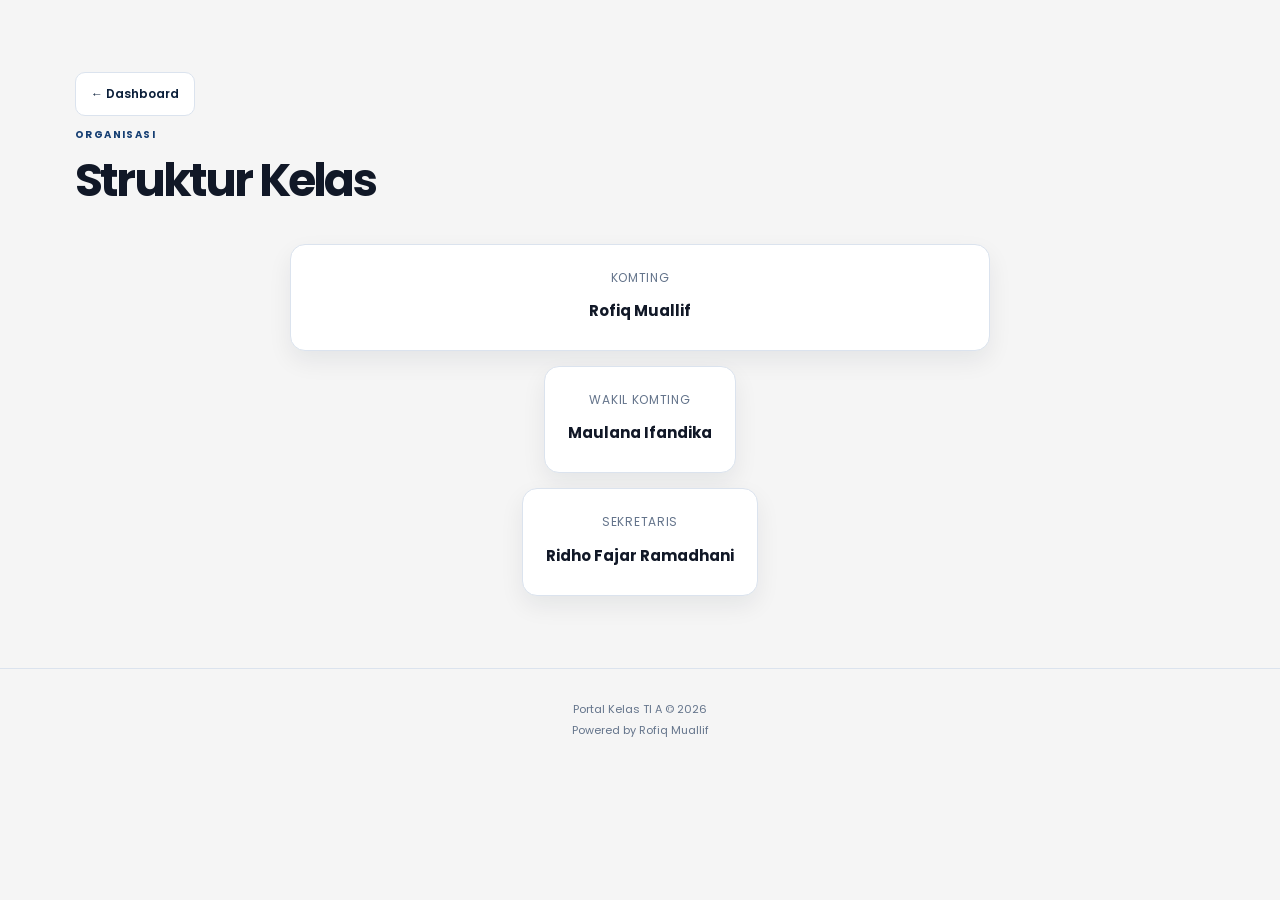
<file: kelas/struktur.html>
<!doctype html>
<html lang="id">
  <head>
    <meta charset="utf-8">
    <meta name="viewport" content="width=device-width,initial-scale=1">
    <title>
      Struktur | Portal Kelas
    </title>
    <link href="https://fonts.googleapis.com/css2?family=Poppins:wght@400;600;700&display=swap" rel="stylesheet">
    <link rel="stylesheet" href="style.css">
  </head>
  <body>
    <main class="container">
      <section class="page-heading">
        <a class="button" href="index.html">
          ← Dashboard
        </a>
        <p class="eyebrow">
          Organisasi
        </p>
        <h1>
          Struktur Kelas
        </h1>
      </section>
      <div class="org">
        <article class="card">
          <p class="meta">
            Komting
          </p>
          <h3>
            Rofiq Muallif
          </h3>
        </article>
        <div class="org-row">
          <article class="card">
            <p class="meta">
              Wakil Komting
            </p>
            <h3>
              Maulana Ifandika
            </h3>
          </article>
        </div>
        <div class="org-row">
          <article class="card">
            <p class="meta">
              Sekretaris
            </p>
            <h3>
              Ridho Fajar Ramadhani
            </h3>
          </article>
        </div>
      </div>
    </main>
    <footer class="footer">
      <p>
        Portal Kelas TI A © 2026
      </p>
      <p>
        Powered by Rofiq Muallif
      </p>
    </footer>
  </body>
</html>
</file>
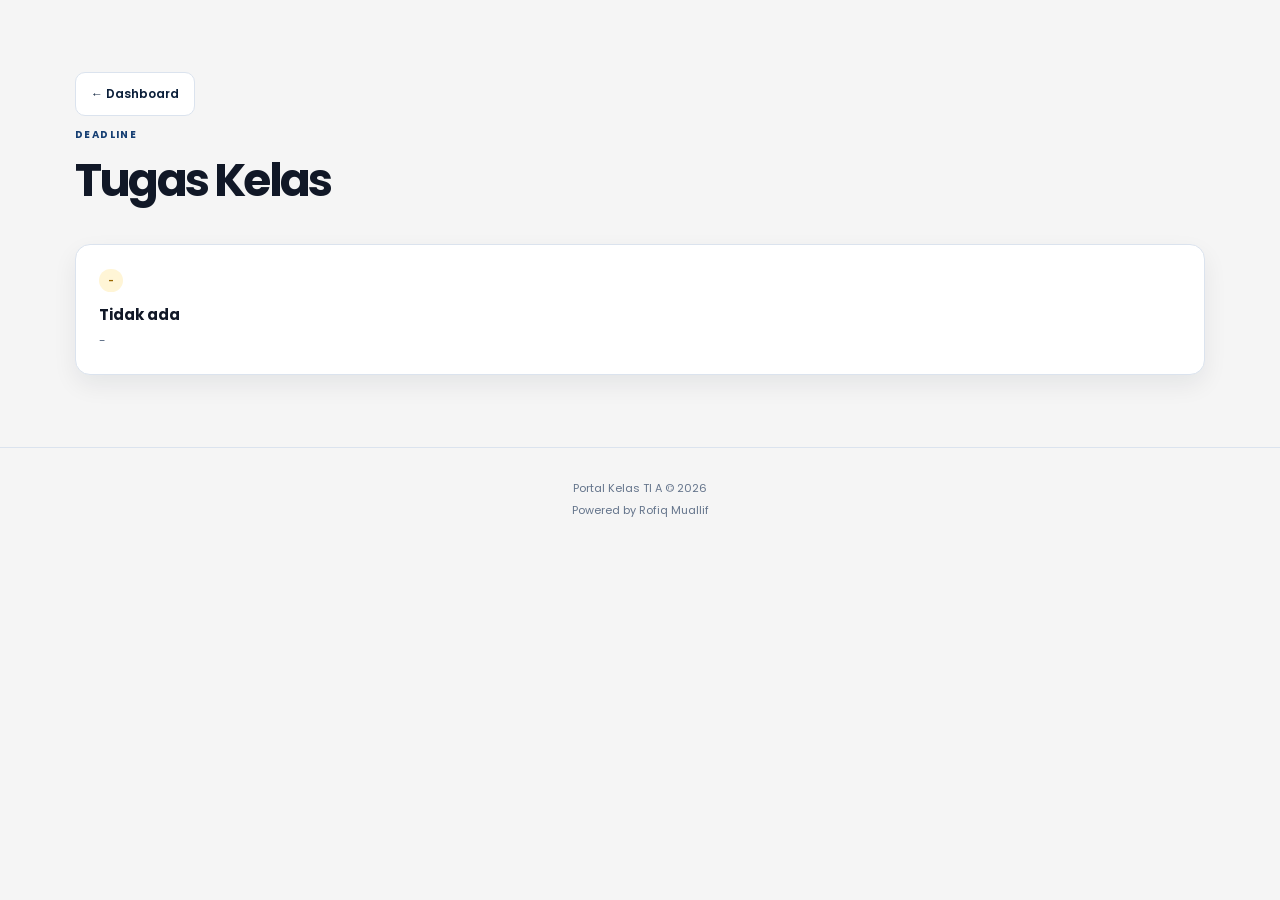
<file: kelas/tugas.html>
<!doctype html>
<html lang="id">
  <head>
    <meta charset="utf-8">
    <meta name="viewport" content="width=device-width,initial-scale=1">
    <title>
      Tugas | Portal Kelas
    </title>
    <link href="https://fonts.googleapis.com/css2?family=Poppins:wght@400;600;700&display=swap" rel="stylesheet">
    <link rel="stylesheet" href="style.css">
  </head>
  <body>
    <main class="container">
      <section class="page-heading">
        <a class="button" href="index.html">
          ← Dashboard
        </a>
        <p class="eyebrow">
          Deadline
        </p>
        <h1>
          Tugas Kelas
        </h1>
      </section>
      <div class="list">

        <article class="card">
          <span class="badge todo">
            -
          </span>
          <h3>
            Tidak ada
          </h3>
          <p>
            -
          </p>
        </article>
      </div>
    </main>




    <footer class="footer">
      <p>
        Portal Kelas TI A © 2026
      </p>
      <p>
        Powered by Rofiq Muallif
      </p>
    </footer>
  </body>
</html>
</file>
<file: kelas/style.css>
:root {
  --bg:#F5F5F5;
  --surface:#ffffff;
  --text:#111827;
  --muted:#64748b;
  --line:#dbe3ee;
  --primary:#0b1f3a;
  --accent:#163f73;
  --navy-soft:#eaf1f8
}
* {
  box-sizing:border-box
}
body {
  margin:0;
  background:var(--bg);
  color:var(--text);
  font:400 14px/1.7 Poppins,Arial,sans-serif
}
.container {
  width:min(1130px,calc(100% - 40px));
  margin:auto
}
.site-header {
  padding:18px 0;
  border-bottom:1px solid #102a4c;
  background:var(--primary);
  backdrop-filter:blur(16px)
}
.nav {
  display:flex;
  align-items:center;
  justify-content:space-between;
  gap:20px
}
.nav-logo {
  display:inline-flex;
  flex:0 0 auto;
  align-items:center
}
.nav-logo img {
  display:block;
  width:42px;
  height:42px;
  object-fit:contain
}
.brand {
  color:var(--text);
  text-decoration:none;
  font-weight:700;
  font-size:17px
}
.brand i,.eyebrow {
  color:var(--accent)
}
.nav-toggle {
  display:none
}
.links {
  display:flex;
  gap:18px;
  align-items:center
}
.links a {
  color:#cbd5e1;
  text-decoration:none;
  font-size:11px;
  transition:.2s
}
.links a:hover,.links a.active {
  color:#fff
}
main {
  padding:72px 0
}
.eyebrow {
  font-size:10px;
  font-weight:700;
  letter-spacing:1.4px;
  text-transform:uppercase
}
h1,h2,h3 {
  font-weight:700;
  line-height:1.2
}
h1 {
  font-size:clamp(37px,6vw,62px);
  letter-spacing:-2.8px;
  margin:8px 0 18px
}
h1 span {
  color:transparent;
  background:linear-gradient(110deg,var(--primary),var(--accent));
  background-clip:text
}
.intro {
  max-width:650px;
  color:var(--muted);
  font-size:14px
}
.hero {
  padding:65px 0
}
.brand-block {
  display:flex;
  flex-direction:column;
  align-items:flex-start;
  gap:1rem;
  margin-bottom:1.25rem
}
.hero-photo {
  width:min(100%,560px);
  height:auto;
  display:block;
  border-radius:18px;
  border:1px solid var(--line);
  box-shadow:0 18px 36px rgba(11,31,58,.16);
  object-fit:cover
}
.brand-copy {
  width:100%
}
.actions {
  display:flex;
  gap:11px;
  flex-wrap:wrap;
  margin-top:27px
}
.button {
  display:inline-flex;
  align-items:center;
  gap:9px;
  padding:11px 15px;
  border:1px solid var(--line);
  border-radius:10px;
  color:var(--primary);
  background:#fff;
  font-size:12px;
  font-weight:600;
  text-decoration:none;
  transition:.25s
}
.button.primary {
  border-color:var(--primary);
  background:var(--primary);
  color:#fff;
  box-shadow:0 10px 24px rgba(11,31,58,.2)
}
.button:hover,.card:hover {
  transform:translateY(-5px)
}
.button:not(.primary):hover {
  border-color:var(--accent);
  background:var(--navy-soft)
}
.grid {
  display:grid;
  grid-template-columns:repeat(3,1fr);
  gap:16px;
  margin-top:28px
}
.card {
  padding:23px;
  border:1px solid var(--line);
  border-radius:15px;
  background:var(--surface);
  box-shadow:0 10px 25px rgba(15,23,42,.07);
  transition:.25s
}
.card i {
  color:var(--accent);
  font-size:20px
}
.card:hover {
  border-color:#9ab1ca;
  box-shadow:0 16px 30px rgba(15,23,42,.12)
}
.card h3 {
  margin:14px 0 7px;
  font-size:15px
}
.card p {
  margin:0;
  color:var(--muted);
  font-size:12px
}
.card a {
  display:inline-block;
  margin-top:14px;
  color:var(--accent);
  font-size:11px;
  text-decoration:none
}
.page-heading {
  margin-bottom:35px
}
.page-heading h1 {
  font-size:clamp(31px,5vw,46px)
}
.list {
  display:grid;
  gap:14px
}
.notice {
  border-left:3px solid var(--accent)
}
.notice small,.meta {
  color:var(--accent);
  font-size:10px;
  text-transform:uppercase;
  letter-spacing:.7px
}
.badge {
  display:inline-block;
  padding:3px 9px;
  border-radius:99px;
  font-size:10px;
  font-weight:600
}
.todo {
  background:#fff5d6;
  color:#9a6700
}
.doing {
  background:#eaf1f8;
  color:var(--accent)
}
.done {
  background:#e9f8ef;
  color:#167044
}
.table-wrap {
  overflow:auto;
  border:1px solid var(--line);
  border-radius:15px
}
.schedule {
  width:100%;
  border-collapse:collapse;
  min-width:680px;
  background:var(--surface)
}
th,td {
  padding:16px;
  text-align:left;
  border-bottom:1px solid var(--line);
  font-size:12px
}
th {
  color:var(--accent);
  font-size:10px;
  letter-spacing:1px;
  text-transform:uppercase
}
.person {
  text-align:center
}
.avatar {
  display:grid;
  place-items:center;
  width:65px;
  height:65px;
  margin:auto;
  border-radius:50%;
  background:linear-gradient(140deg,var(--primary),var(--accent));
  color:white;
  font-size:21px
}
.person h3 {
  margin:12px 0 3px
}
.org {
  display:grid;
  gap:15px;
  max-width:700px;
  margin:auto;
  text-align:center
}
.org-row {
  display:flex;
  justify-content:center;
  gap:15px;
  flex-wrap:wrap
}
.org .card {
  min-width:160px
}
.gallery {
  display:grid;
  grid-template-columns:repeat(3,1fr);
  gap:13px
}
.gallery button {
  height:190px;
  border:1px solid var(--line);
  border-radius:13px;
  background:center/cover url('../assets/images/about-photo.jpg');
  cursor:pointer;
  transition:.25s
}
.gallery button:nth-child(2n) {
  background-image:url('../assets/images/foto_profile.jpg')
}
.gallery button:hover {
  transform:scale(1.02)
}
.lightbox {
  position:fixed;
  inset:0;
  z-index:10;
  display:none;
  place-items:center;
  padding:25px;
  background:rgba(2,6,23,.9)
}
.lightbox.open {
  display:grid
}
.lightbox img {
  max-width:90vw;
  max-height:80vh;
  border-radius:15px
}
.lightbox button {
  position:absolute;
  top:20px;
  right:25px;
  border:0;
  background:none;
  color:#fff;
  font-size:28px;
  cursor:pointer
}
.footer {
  padding:28px 0;
  border-top:1px solid var(--line);
  color:var(--muted);
  font-size:11px;
  text-align:center
}
.footer p {
  margin:3px
}
@media(max-width:760px) {
  .nav-toggle {
    display:block;
    border:1px solid var(--line);
    border-radius:7px;
    background:transparent;
    color:#fff;
    padding:7px 10px
  }
  .nav-logo img {
    width:36px;
    height:36px
  }
  .links {
    display:none
  }
  .links.open {
    display:grid;
    position:absolute;
    top:66px;
    left:17px;
    right:17px;
    padding:16px;
    border:1px solid var(--line);
    border-radius:12px;
    background:var(--primary)
  }
  .grid {
    grid-template-columns:1fr
  }
  .gallery {
    grid-template-columns:1fr 1fr
  }
  main {
    padding:45px 0
  }
  .hero {
    padding:35px 0
  }
}
</file>
